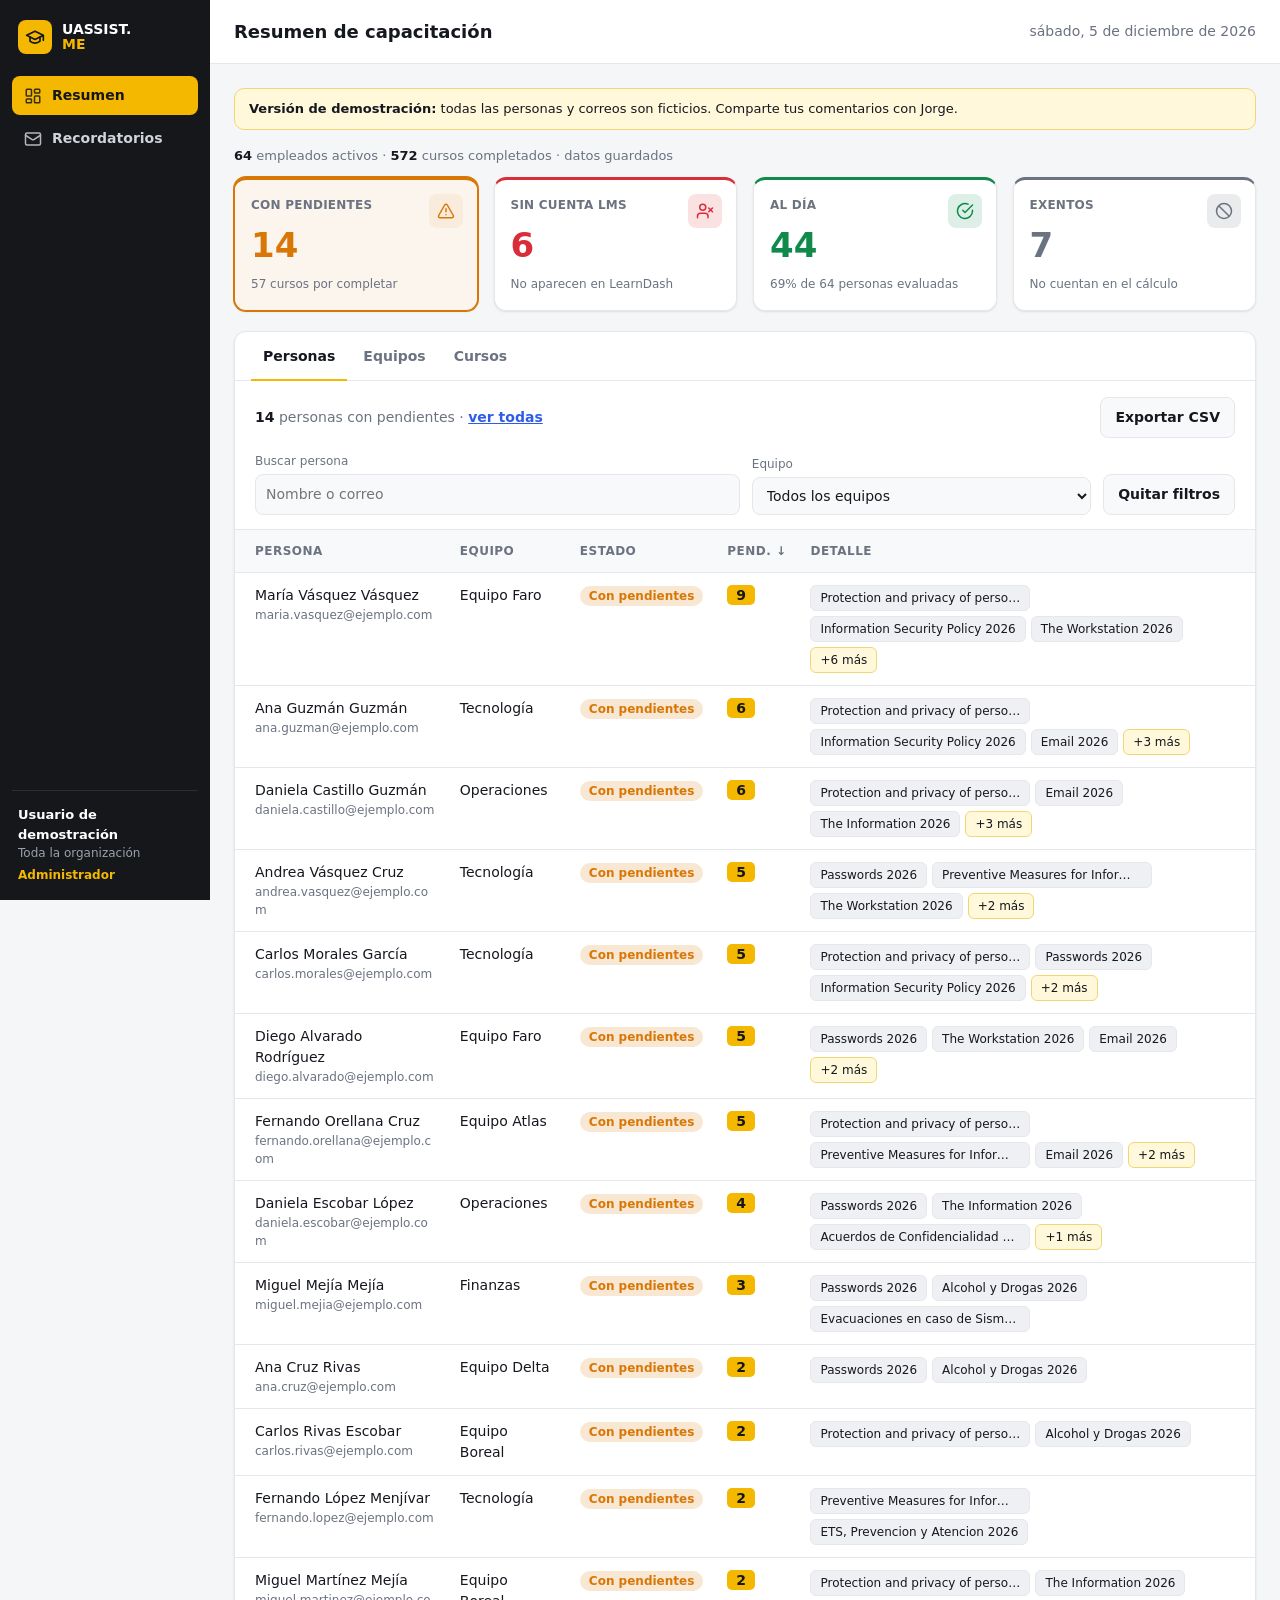
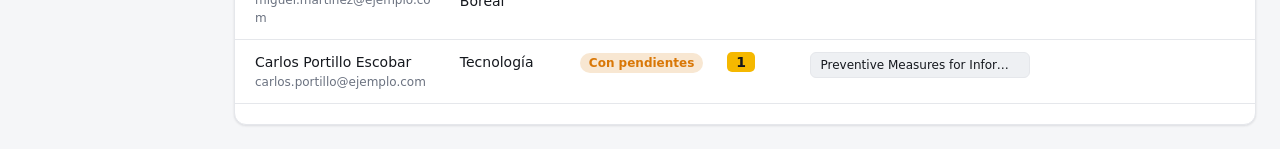
<file: dashboard.html>
<!DOCTYPE html>
<html lang="es">
<head>
<meta charset="UTF-8">
<meta name="viewport" content="width=device-width, initial-scale=1">
<title>Resumen de capacitación</title>
<link rel="stylesheet" href="css/base.css?v=20261008">
<link rel="stylesheet" href="css/dashboard.css?v=20261008">
</head>
<body>
<aside>
  <div class="brand"><i><svg data-icon="cap"></svg></i><span>UASSIST.<b>ME</b></span></div>
  <nav aria-label="Secciones"><a class="on" aria-current="page" href="dashboard.html"><svg data-icon="grid"></svg>Resumen</a><a href="seguimiento.html"><svg data-icon="mail"></svg>Recordatorios</a></nav>
  <div class="user"><b>Usuario de demostración</b>Toda la organización<em>Administrador</em></div>
</aside>
<div class="wrap">
  <div class="top"><h1>Resumen de capacitación</h1><span id="today"></span></div>
  <main>
    <div class="demo-banner" role="note"><b>Versión de demostración:</b> todas las personas y correos son ficticios. Comparte tus comentarios con Jorge.</div>
    <p class="scope" id="scope">Cargando…</p>

    <!-- Tarjetas: resumen y, a la vez, filtro de la lista de personas -->
    <div class="kpis" id="kpis" role="group" aria-label="Filtrar personas por estado"></div>

    <div class="card panel">
      <div class="views" role="tablist" aria-label="Vista">
        <button role="tab" data-v="personas" aria-selected="true">Personas</button>
        <button role="tab" data-v="equipos" aria-selected="false">Equipos</button>
        <button role="tab" data-v="cursos" aria-selected="false">Cursos</button>
      </div>

      <!-- ===== Personas ===== -->
      <section class="view" id="v-personas" role="tabpanel">
        <div class="vhead">
          <p id="sub"></p>
          <button class="btn-ghost" id="csv">Exportar CSV</button>
        </div>
        <div class="rfilters">
          <div><label for="q">Buscar persona</label><input id="q" type="search" placeholder="Nombre o correo"></div>
          <div><label for="dept">Equipo</label><select id="dept"></select></div>
          <button id="clear" hidden>Quitar filtros</button>
        </div>
        <div class="tw"><table>
          <thead><tr><th>PERSONA</th><th>EQUIPO</th><th>ESTADO</th><th class="s" id="sort" title="Cursos pendientes" tabindex="0" aria-sort="descending">PEND. ↓</th><th>DETALLE</th></tr></thead>
          <tbody id="rows"></tbody>
        </table></div>
        <div class="pager"><button id="prev">← Anterior</button><span id="pg"></span><button id="next">Siguiente →</button></div>
      </section>

      <!-- ===== Equipos ===== -->
      <section class="view" id="v-equipos" role="tabpanel" hidden>
        <div class="vhead">
          <p>Haz clic en un equipo para ver a sus personas.</p>
          <div class="legend"><span><i style="background:var(--red)"></i>Menos de 70 %</span><span><i style="background:var(--orange)"></i>70 a 94 %</span><span><i style="background:var(--green)"></i>95 % o más</span></div>
        </div>
        <div class="tw"><table class="teams">
          <thead id="thead"><tr>
            <th class="s" data-k="name" tabindex="0" aria-sort="none">EQUIPO</th>
            <th class="s" data-k="pend" tabindex="0" aria-sort="none">CON PENDIENTES</th>
            <th class="s" data-k="lms" tabindex="0" aria-sort="none">SIN CUENTA LMS</th>
            <th class="s" data-k="ok" tabindex="0" aria-sort="none">AL DÍA</th>
            <th class="s" data-k="ex" tabindex="0" aria-sort="none">EXENTOS</th>
            <th class="s" data-k="pct" tabindex="0" aria-sort="ascending">CUMPLIMIENTO</th>
          </tr></thead>
          <tbody id="trows"></tbody>
        </table></div>
      </section>

      <!-- ===== Cursos ===== -->
      <section class="view" id="v-cursos" role="tabpanel" hidden>
        <div class="vhead">
          <p id="csub"></p>
          <select id="cat" aria-label="Categoría"></select>
        </div>
        <div id="courses"></div>
      </section>
    </div>
  </main>
</div>
<script src="js/icons.js?v=20261008"></script>
<script src="js/data.js?v=20261008"></script>
<script src="js/dashboard.js?v=20261008"></script>
</body>
</html>
</file>
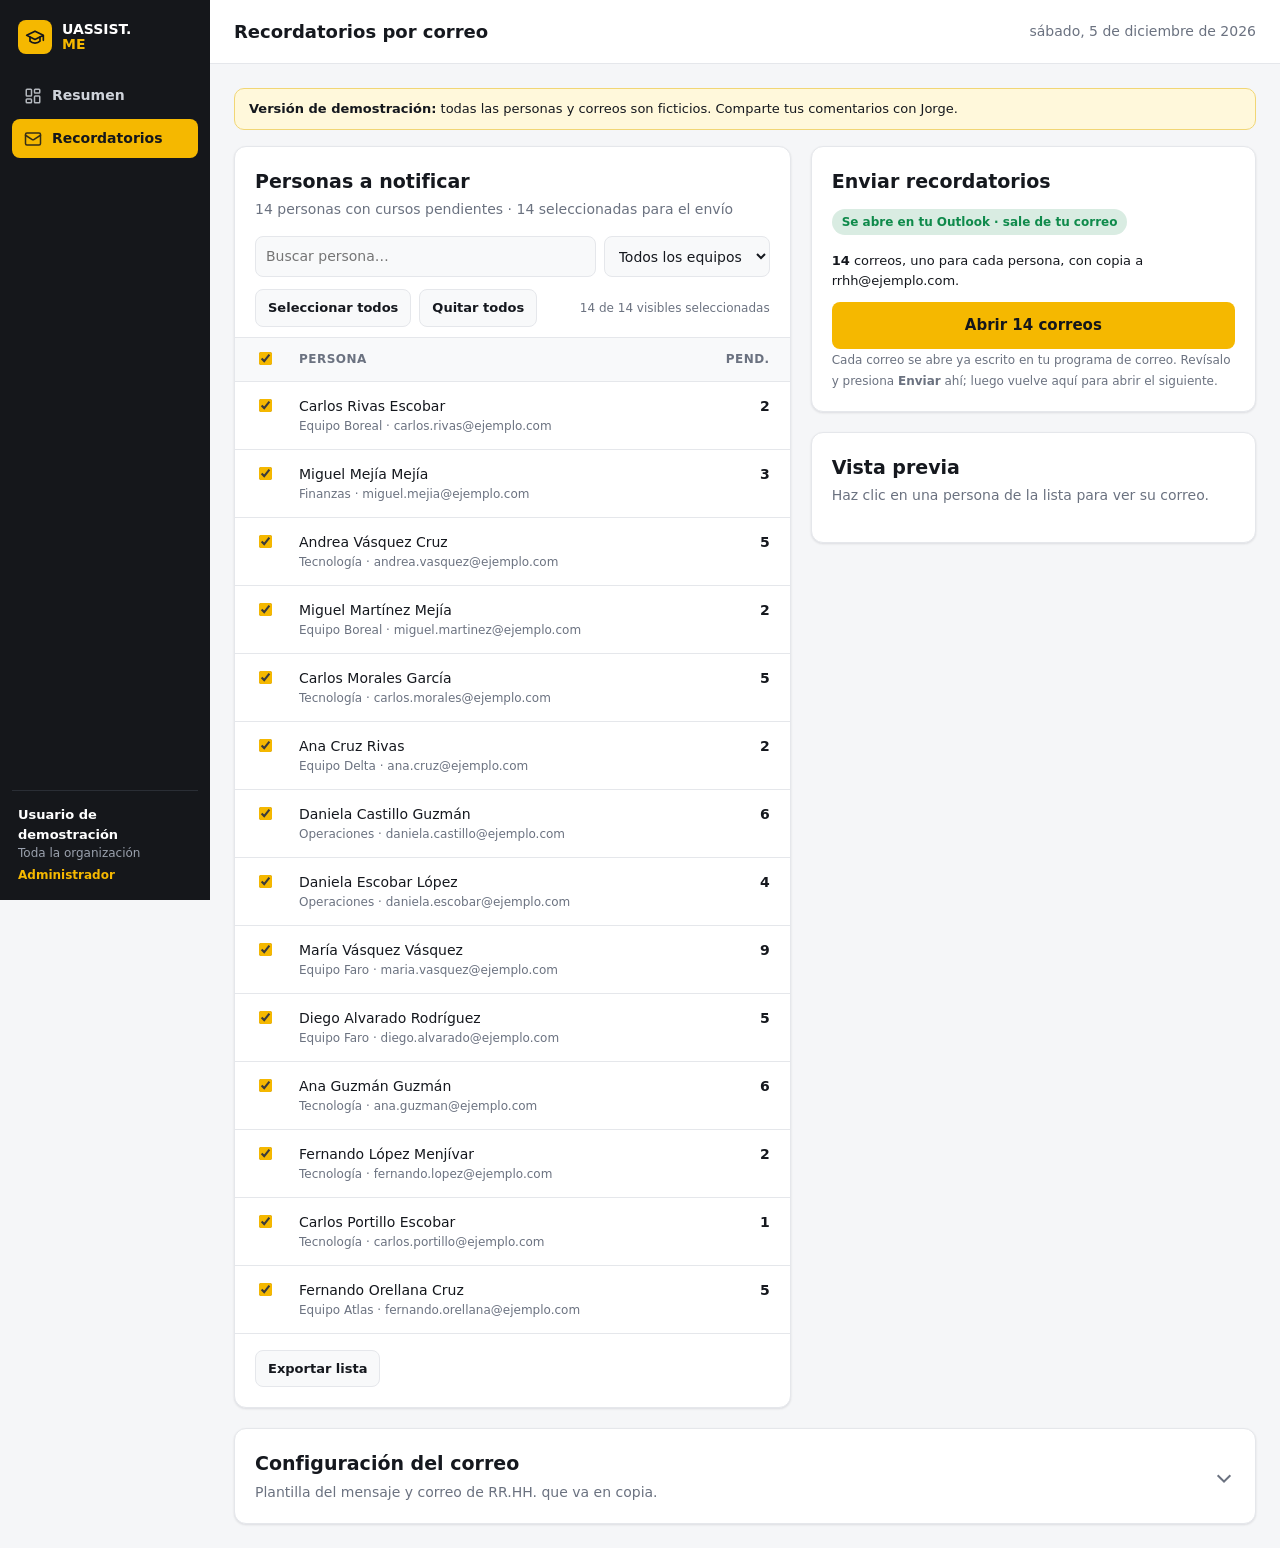
<file: seguimiento.html>
<!DOCTYPE html>
<html lang="es">
<head>
<meta charset="UTF-8">
<meta name="viewport" content="width=device-width, initial-scale=1">
<title>Recordatorios</title>
<link rel="stylesheet" href="css/base.css?v=20261008b">
<link rel="stylesheet" href="css/seguimiento.css?v=20261008b">
</head>
<body>
<aside>
  <div class="brand"><i><svg data-icon="cap"></svg></i><span>UASSIST.<b>ME</b></span></div>
  <nav aria-label="Secciones"><a href="dashboard.html"><svg data-icon="grid"></svg>Resumen</a><a class="on" aria-current="page" href="seguimiento.html"><svg data-icon="mail"></svg>Recordatorios</a></nav>
  <div class="user"><b>Usuario de demostración</b>Toda la organización<em>Administrador</em></div>
</aside>
<div class="wrap">
  <div class="top"><h1>Recordatorios por correo</h1><span id="today"></span></div>
  <main>
    <div class="demo-banner" role="note"><b>Versión de demostración:</b> todas las personas y correos son ficticios. Comparte tus comentarios con Jorge.</div>

    <!-- ===== Destinatarios + vista previa + envío (uso diario) ===== -->
    <div class="grid panel-gap">
      <div class="card panel">
        <div class="thead"><div><h3>Personas a notificar</h3><p id="rsub"></p></div></div>
        <div class="rtools">
          <input id="rq" placeholder="Buscar persona…" aria-label="Buscar persona">
          <select id="rdept" aria-label="Equipo"></select>
        </div>
        <div class="selbar">
          <button class="btn-ghost" id="selAll">Seleccionar todos</button>
          <button class="btn-ghost" id="selNone">Quitar todos</button>
          <span class="muted" id="selCount"></span>
        </div>
        <div class="tw"><table class="people">
          <thead><tr><th><input type="checkbox" id="chkAll" aria-label="Seleccionar todos los visibles"></th><th>PERSONA</th><th title="Cursos pendientes">PEND.</th></tr></thead>
          <tbody id="rrows"></tbody>
        </table></div>

        <div class="foot">
          <button class="btn-ghost" id="export">Exportar lista</button>
        </div>
      </div>

      <div class="side">
        <div class="card panel sendcard">
          <h3>Enviar recordatorios</h3>
          <p class="methodInd m-supabase" id="methodInd">Se abre en tu Outlook · sale de tu correo</p>
          <p id="sendSummary"></p>
          <button class="btn-primary big" id="send">Abrir correos</button>
          <div id="sendStatus" class="sendstatus" role="status"></div>
          <small class="muted">Cada correo se abre ya escrito en tu programa de correo. Revísalo y presiona <b>Enviar</b> ahí; luego vuelve aquí para abrir el siguiente.</small>
        </div>

        <div class="card panel">
          <h3>Vista previa</h3>
          <p id="pvsub">Haz clic en una persona de la lista para ver su correo.</p>
          <div class="mail" id="mail" hidden>
            <dl>
              <dt>De</dt><dd>Tu correo</dd>
              <dt>Para</dt><dd id="mTo"></dd>
              <dt>CC</dt><dd id="mCc"></dd>
              <dt>Asunto</dt><dd id="mSub"></dd>
            </dl>
            <pre id="mBody" class="mbody"></pre>
          </div>
          <div class="actions" id="mActions" hidden>
            <button class="btn-ghost strong" id="sendOne">Abrir solo este correo</button>
            <button class="btn-ghost" id="copy">Copiar</button>
          </div>
        </div>
      </div>
    </div>

    <!-- ===== Configuración (se toca poco) ===== -->
    <details class="card panel cfg" id="cfgCard">
      <summary>
        <span><h3>Configuración del correo</h3><p>Plantilla del mensaje y correo de RR.HH. que va en copia.</p></span>
        <span class="chev" aria-hidden="true"></span>
      </summary>

      <div class="cfgbody">
        <h4>Plantilla del correo</h4>
        <div class="form">
          <div class="full"><label for="subject">Asunto</label><input id="subject"></div>
          <div class="full">
            <label for="body">Mensaje</label>
            <div class="vars" id="vars" aria-label="Insertar variable">
              <span>Insertar:</span>
              <button type="button" data-v="{nombre}">{nombre}</button>
              <button type="button" data-v="{cursos}">{cursos}</button>
              <button type="button" data-v="{total}">{total}</button>
              <button type="button" data-v="{equipo}">{equipo}</button>
              <button type="button" data-v="{mes}">{mes}</button>
              <button type="button" data-v="{fecha}">{fecha}</button>
            </div>
            <textarea id="body" rows="12"></textarea>
          </div>
        </div>

        <h4>Destinatarios de cada correo</h4>
        <div class="form">
          <div class="checks full">
            <span>De: <b>tu correo</b> · Para: <b>la persona</b></span>
            <label class="ccfix">CC (RR.HH.):
              <input id="cc" type="email" placeholder="rrhh@ejemplo.com" aria-label="Copia a RR.HH."></label>
          </div>
        </div>


        <div class="actions">
          <button class="btn-primary" id="save">Guardar configuración</button>
          <button class="btn-ghost" id="reset">Restaurar plantilla original</button>
          <span id="saved" class="muted"></span>
        </div>
      </div>
    </details>

  </main>
</div>

<script src="js/icons.js?v=20261008b"></script>
<script src="js/data.js?v=20261008b"></script>
<script src="js/seguimiento.js?v=20261008b"></script>
</body>
</html>
</file>
<file: css/base.css>
/* ==========================================================
   base.css — sistema de diseño compartido (tokens + layout)
   ========================================================== */

/* ---------- Tokens ---------- */
:root {
  --bg: #f5f6f8;
  --card: #ffffff;
  --soft: #eef0f3;
  --field: #f8f9fa;
  --text: #15181e;
  --muted: #6b7280;
  --line: #e5e7eb;

  --gold: #f5b800;
  --gold-soft: #fff8db;
  --gold-line: #f1d675;
  --side: #15171b;
  --side-line: #2a2e35;
  --accent: #2f5bea;

  --green: #0f8a4b;
  --red: #d92d3a;
  --orange: #d97706;

  --radius: 12px;
  --radius-sm: 8px;
  --shadow: 0 1px 2px rgba(16, 24, 40, .05), 0 1px 3px rgba(16, 24, 40, .06);
}

@media (prefers-color-scheme: dark) {
  :root {
    --bg: #0e1116;
    --card: #171b22;
    --soft: #222833;
    --field: #1c212a;
    --text: #e8ebf0;
    --muted: #9aa4b2;
    --line: #2a313c;

    --gold: #f5b800;
    --gold-soft: #2b2510;
    --gold-line: #5c4b12;
    --side: #0a0c0f;
    --side-line: #1f242c;
    --accent: #8aa6ff;

    --green: #34c77b;
    --red: #ff6b76;
    --orange: #f0a344;

    --shadow: 0 1px 2px rgba(0, 0, 0, .4);
  }
}

/* ---------- Reset ---------- */
* { box-sizing: border-box; }
body {
  margin: 0;
  background: var(--bg);
  color: var(--text);
  font: 14px/1.5 "Segoe UI", system-ui, sans-serif;
  display: flex;
  min-height: 100vh;
}
button { font: inherit; cursor: pointer; color: inherit; }
input, select {
  width: 100%;
  padding: 9px 10px;
  border: 1px solid var(--line);
  border-radius: var(--radius-sm);
  background: var(--field);
  color: var(--text);
  font: inherit;
}
input:focus-visible, select:focus-visible, button:focus-visible, a:focus-visible {
  outline: 2px solid var(--gold);
  outline-offset: 2px;
}
code {
  background: var(--soft);
  border: 1px solid var(--line);
  padding: 1px 6px;
  border-radius: 5px;
  font: 12.5px ui-monospace, Consolas, monospace;
}
.hide, [hidden] { display: none !important; }

/* ---------- Sidebar ---------- */
aside {
  width: 210px;
  background: var(--side);
  color: #fff;
  padding: 16px 12px;
  display: flex;
  flex-direction: column;
  position: sticky;
  top: 0;
  height: 100vh;
  flex-shrink: 0;
}
.brand { display: flex; align-items: center; gap: 10px; padding: 4px 6px 22px; font-weight: 800; line-height: 1.05; }
.brand i {
  width: 34px; height: 34px; background: var(--gold); border-radius: var(--radius-sm);
  display: grid; place-items: center; color: #15171b; font-style: normal; font-size: 18px;
}
.brand span b { color: var(--gold); display: block; }
nav a {
  display: flex; gap: 10px; padding: 9px 12px; border-radius: var(--radius-sm);
  color: #cfd3da; text-decoration: none; font-weight: 600; margin-bottom: 4px;
  transition: background .15s, color .15s;
}
nav a:hover { background: var(--side-line); color: #fff; }
nav a.on { background: var(--gold); color: #15171b; }
.user { margin-top: auto; border-top: 1px solid var(--side-line); padding: 14px 6px 0; font-size: 12px; color: #9aa1ad; }
.user b { display: block; color: #fff; font-size: 13px; }
.user em { color: var(--gold); font-style: normal; font-weight: 700; display: block; margin-top: 4px; }

/* ---------- Contenido ---------- */
.wrap { flex: 1; min-width: 0; }
.top {
  background: var(--card); border-bottom: 1px solid var(--line); padding: 18px 24px;
  display: flex; justify-content: space-between; align-items: center; gap: 12px; flex-wrap: wrap;
}
.top h1 { margin: 0; font-size: 18px; }
.top span { color: var(--muted); }
main { padding: 24px; max-width: 1200px; margin: 0 auto; }

/* ---------- Componentes ---------- */
.card { background: var(--card); border: 1px solid var(--line); border-radius: var(--radius); box-shadow: var(--shadow); }

.hero {
  background: linear-gradient(105deg, #15171b 0 72%, #8a6c00 100%);
  border-radius: var(--radius); padding: 28px 30px; color: #fff; margin-bottom: 20px;
}
.hero small { color: var(--gold); font-weight: 800; letter-spacing: .04em; font-size: 12px; }
.hero h2 { margin: 6px 0; font-size: 28px; }
.hero p { margin: 0; color: #cfd3da; }

.btn { border: 0; background: var(--soft); border-radius: 6px; padding: 5px 11px; font-weight: 700; font-size: 12px; }
.btn:hover { filter: brightness(.96); }
.btn-primary { white-space: nowrap; background: var(--gold); color: #15171b; border: 0; border-radius: var(--radius-sm); padding: 9px 14px; font-weight: 700; }
.btn-primary:hover { filter: brightness(1.05); }

.kpis { display: grid; grid-template-columns: repeat(4, 1fr); gap: 16px; margin-bottom: 20px; }
.kpi { padding: 16px; border-top: 3px solid var(--c); position: relative; }
.kpi small { display: block; padding-right: 42px; font-weight: 700; color: var(--muted); font-size: 12px; letter-spacing: .02em; }
.kpi strong { display: block; font-size: 34px; font-weight: 800; color: var(--c); margin: 6px 0 2px; }
.kpi span { color: var(--muted); font-size: 12px; }
.kpi i {
  position: absolute; right: 14px; top: 14px; width: 34px; height: 34px; border-radius: var(--radius-sm);
  background: color-mix(in srgb, var(--c) 14%, var(--card)); display: grid; place-items: center; font-style: normal;
}

table { width: 100%; border-collapse: collapse; }
th {
  text-align: left; font-size: 12px; color: var(--muted); letter-spacing: .04em; padding: 11px 16px;
  border-block: 1px solid var(--line); background: var(--field); white-space: nowrap;
}
td { padding: 14px 16px; border-bottom: 1px solid var(--line); vertical-align: top; }
td small { display: block; color: var(--muted); font-size: 12px; }

/* ---------- Responsive ---------- */
@media (max-width: 1000px) { .kpis { grid-template-columns: repeat(2, 1fr); } }
@media (max-width: 700px) {
  body { flex-direction: column; }
  aside { width: 100%; height: auto; position: static; flex-direction: row; flex-wrap: wrap; align-items: center; padding: 10px 12px; gap: 10px 12px; }
  .brand { padding: 0; }
  nav { display: grid; grid-template-columns: repeat(2, minmax(0, 1fr)); gap: 4px; flex-basis: 100%; }
  nav a { justify-content: center; gap: 6px; font-size: 13px; padding: 8px 4px; text-align: center; line-height: 1.2; }
  nav a { margin: 0; }
  .user { display: none; }
  main { padding: 16px; }
  .top { padding: 14px 16px; }
}

/* ---------- Íconos SVG (js/icons.js) ---------- */
.ic { width: 18px; height: 18px; fill: none; stroke: currentColor; stroke-width: 2; stroke-linecap: round; stroke-linejoin: round; flex-shrink: 0; }
.brand i .ic { width: 20px; height: 20px; }
nav a { align-items: center; }
nav a .ic { opacity: .85; }
.kpi i { color: var(--c); }
.kpi i .ic { width: 18px; height: 18px; }

/* ---------- Accesibilidad ---------- */
[role="button"], th.s, tr[tabindex] { cursor: pointer; }
tr[tabindex]:focus-visible, th.s:focus-visible, [role="button"]:focus-visible { outline: 2px solid var(--gold); outline-offset: -2px; }
@media (prefers-reduced-motion: reduce) {
  *, *::before, *::after { transition-duration: 0s !important; animation-duration: 0s !important; scroll-behavior: auto !important; }
}

/* ---------- Enlace a documentación técnica (pie del menú) ---------- */
.doclink { display: flex; align-items: center; gap: 8px; color: #9aa1ad; text-decoration: none; font-size: 12px; font-weight: 600; padding: 6px 0 12px; margin-bottom: 12px; border-bottom: 1px solid var(--side-line); }
.doclink .ic { width: 15px; height: 15px; }
.doclink:hover, .doclink.on { color: var(--gold); }

/* Aviso de la versión demo */
.demo-banner { background: var(--gold-soft, #fff4d6); border: 1px solid var(--gold-line, #f2c94c); color: var(--text, #15181e);
  border-radius: 10px; padding: 10px 14px; margin: 0 0 16px; font-size: 13px; }
</file>
<file: css/dashboard.css>
/* ==========================================================
   dashboard.css — estilos específicos de dashboard.html (Resumen)
   ========================================================== */

.panel { padding: 20px; }
.scope { margin: 0 0 12px; color: var(--muted); font-size: 13px; }
.scope b { color: var(--text); }

/* ---------- Tarjetas que también filtran ---------- */
button.kpi { font: inherit; color: inherit; text-align: left; cursor: pointer; transition: border-color .15s, box-shadow .15s, transform .15s; }
button.kpi:hover { border-color: color-mix(in srgb, var(--c) 55%, var(--line)); }
button.kpi:active { transform: translateY(1px); }
button.kpi[aria-pressed="true"] { border-color: var(--c); box-shadow: 0 0 0 1px var(--c), var(--shadow); background: color-mix(in srgb, var(--c) 7%, var(--card)); }
.kpi.static strong { color: var(--muted); }

/* ---------- Vistas: Personas · Equipos · Cursos ---------- */
.views { display: flex; gap: 4px; border-bottom: 1px solid var(--line); margin: -20px -20px 16px; padding: 0 16px; }
.views button { background: none; border: 0; border-bottom: 2px solid transparent; padding: 14px 12px 12px; font-weight: 700; color: var(--muted); margin-bottom: -1px; }
.views button:hover { color: var(--text); }
.views button[aria-selected="true"] { color: var(--text); border-bottom-color: var(--gold); }
.vhead { display: flex; justify-content: space-between; align-items: center; gap: 12px; flex-wrap: wrap; margin-bottom: 14px; }
.vhead p { margin: 0; color: var(--muted); }
.vhead p b { color: var(--text); }
.vhead select { width: auto; min-width: 200px; }
.linkbtn { background: none; border: 0; padding: 0; color: var(--accent); font-weight: 600; text-decoration: underline; }

/* ---------- Filtros de personas ---------- */
.rfilters { display: grid; grid-template-columns: minmax(0, 2fr) minmax(0, 1.4fr) auto; gap: 12px; align-items: end; margin-bottom: 14px; }
.rfilters label { font-size: 12px; color: var(--muted); display: block; margin-bottom: 4px; }
.rfilters button, .btn-ghost { padding: 9px 14px; border: 1px solid var(--line); background: var(--field); border-radius: var(--radius-sm); font-weight: 600; white-space: nowrap; }
.rfilters button:hover, .btn-ghost:hover { border-color: var(--gold); }

/* ---------- Tablas ---------- */
.tw { overflow-x: auto; margin: 0 -20px; }
th.s:hover { color: var(--text); }
tbody tr:hover { background: var(--field); }
#v-personas th, #v-personas td { padding: 12px; }
#v-personas th:first-child, #v-personas td:first-child, .teams th:first-child, .teams td:first-child { padding-left: 20px; }
#v-personas td small { overflow-wrap: anywhere; }
.num { background: var(--gold); color: #15171b; border-radius: 5px; padding: 2px 9px; font-weight: 800; }
.zero { color: var(--muted); }
.chips { display: flex; flex-wrap: wrap; gap: 5px; align-items: center; min-width: 180px; max-width: 460px; }
.chip { background: var(--soft); border: 1px solid var(--line); border-radius: 6px; padding: 3px 9px; font-size: 12px; max-width: 220px; overflow: hidden; text-overflow: ellipsis; white-space: nowrap; }
.more { background: var(--gold-soft); border: 1px solid var(--gold-line); border-radius: 6px; padding: 3px 9px; font-size: 12px; }
.empty-row { text-align: center; color: var(--muted); padding: 28px; }
.pill { font-size: 12px; font-weight: 700; padding: 3px 9px; border-radius: 99px; white-space: nowrap; }
.pill.pend { background: color-mix(in srgb, var(--orange) 18%, var(--card)); color: var(--orange); }
.pill.ok { background: color-mix(in srgb, var(--green) 18%, var(--card)); color: var(--green); }
.pill.lms { background: color-mix(in srgb, var(--red) 16%, var(--card)); color: var(--red); }
.okline { color: var(--green); font-size: 13px; }
.lmsline { color: var(--muted); font-size: 13px; }
.warnc { color: var(--orange); font-weight: 700; }
.nodata { color: var(--muted); font-size: 12px; }

.pager { display: flex; justify-content: space-between; align-items: center; padding-top: 16px; color: var(--muted); }
.pager button { border: 1px solid var(--line); background: var(--card); border-radius: 6px; padding: 5px 12px; }
.pager button:hover:not(:disabled) { border-color: var(--gold); }
.pager button:disabled { opacity: .4; cursor: default; }

/* ---------- Equipos ---------- */
.teams tbody tr { cursor: pointer; }
.teams td, .teams th { padding: 10px 14px; }
.teams td small { display: block; color: var(--muted); }
.mini { display: flex; align-items: center; gap: 10px; min-width: 160px; }
.mini .bar { flex: 1; }
.mini b { width: 40px; text-align: right; font-weight: 600; }
.bar { height: 7px; background: var(--soft); border-radius: 4px; overflow: hidden; }
.bar div { height: 100%; border-radius: 4px; background: var(--green); }
.bar div.lo { background: var(--orange); }
.bar div.vlo { background: var(--red); }
.legend { display: flex; gap: 16px; flex-wrap: wrap; font-size: 12px; color: var(--muted); }
.legend i { display: inline-block; width: 10px; height: 10px; border-radius: 3px; margin-right: 6px; vertical-align: -1px; }

/* ---------- Cursos ---------- */
.course { border-top: 1px solid var(--line); }
.crow {
  display: grid; grid-template-columns: minmax(0, 1fr) 130px 150px; gap: 12px; align-items: center;
  width: 100%; padding: 12px 4px; background: none; border: 0; text-align: left; border-radius: 6px;
}
.crow:hover:not(:disabled) { background: var(--field); }
.crow:disabled { cursor: default; color: inherit; }
.crow .t { font-weight: 600; }
.crow[aria-expanded="true"] .t::after { content: " ▾"; color: var(--muted); }
.cnum { text-align: right; font-size: 13px; color: var(--muted); }
.tag { font-size: 12px; font-weight: 700; padding: 2px 8px; border-radius: 99px; background: var(--soft); color: var(--muted); width: fit-content; }
.who { padding: 2px 4px 14px; display: flex; flex-wrap: wrap; gap: 6px; }
.person { background: var(--soft); border: 1px solid var(--line); border-radius: 6px; padding: 4px 10px; font-size: 13px; text-align: left; }
.person small { color: var(--muted); margin-left: 4px; }
.person:hover { border-color: var(--gold); }

@media (max-width: 700px) {
  .rfilters { grid-template-columns: 1fr; }
  .crow { grid-template-columns: minmax(0, 1fr) auto; }
  .crow .tag { display: none; }
  .views button { padding-inline: 10px; }
}
</file>
<file: css/seguimiento.css>
/* ==========================================================
   seguimiento.css — estilos específicos de seguimiento.html
   ========================================================== */

.panel { padding: 20px; }
.panel h3 { margin: 0; font-size: 19px; }
.panel p { margin: 4px 0 16px; color: var(--muted); }
.panel-gap { margin-bottom: 20px; }
.thead { display: flex; justify-content: space-between; align-items: start; gap: 12px; flex-wrap: wrap; }
.tools select { width: auto; min-width: 180px; }
.kpis.flush { margin: 0 0 16px; }
.muted { color: var(--muted); font-size: 12px; }
.grid { display: grid; grid-template-columns: minmax(0, 1.25fr) minmax(0, 1fr); gap: 20px; align-items: start; }

/* ---------- Programación ---------- */
.switch { display: flex; align-items: center; gap: 10px; cursor: pointer; }
.switch input { position: absolute; opacity: 0; width: 0; height: 0; }
.switch span { width: 42px; height: 24px; border-radius: 99px; background: var(--soft); border: 1px solid var(--line); position: relative; transition: background .15s; }
.switch span::after { content: ""; position: absolute; top: 2px; left: 2px; width: 18px; height: 18px; border-radius: 50%; background: var(--muted); transition: transform .15s, background .15s; }
.switch input:checked + span { background: var(--gold); border-color: var(--gold); }
.switch input:checked + span::after { transform: translateX(18px); background: #15171b; }
.switch input:focus-visible + span { outline: 2px solid var(--gold); outline-offset: 2px; }

.notice {
  background: var(--gold-soft); border: 1px solid var(--gold-line); border-radius: var(--radius-sm);
  padding: 10px 14px; font-size: 13px; margin-bottom: 16px; line-height: 1.5;
}
.notice ul { margin: 6px 0 0; padding-left: 20px; }

.form { display: grid; grid-template-columns: repeat(3, 1fr); gap: 14px; }
.form label { font-size: 12px; color: var(--muted); display: block; margin-bottom: 4px; }
.form .full { grid-column: 1 / -1; }
.form .checks { display: flex; gap: 22px; align-items: center; flex-wrap: wrap; padding-bottom: 4px; }
.form .checks label { display: flex; align-items: center; gap: 8px; color: var(--text); font-size: 13px; margin: 0; cursor: pointer; }
.form .checks input { width: auto; accent-color: var(--gold); }
textarea {
  width: 100%; padding: 10px; border: 1px solid var(--line); border-radius: var(--radius-sm);
  background: var(--field); color: var(--text); font: inherit; resize: vertical;
}
textarea:focus-visible { outline: 2px solid var(--gold); outline-offset: 2px; }

.actions { display: flex; gap: 10px; align-items: center; margin-top: 16px; flex-wrap: wrap; }
.btn-ghost { border: 1px solid var(--line); background: var(--field); border-radius: var(--radius-sm); padding: 8px 12px; font-weight: 600; font-size: 13px; }
.btn-ghost:hover { border-color: var(--gold); }

/* ---------- Destinatarios ---------- */
.rtools { display: flex; gap: 8px; flex-wrap: wrap; margin-bottom: 12px; }
.rtools input { flex: 1; min-width: 150px; }
.rtools select { width: auto; max-width: 200px; }
.tw { overflow-x: auto; margin: 0 -20px; }
td input[type=email] { padding: 5px 8px; font-size: 12px; min-width: 150px; }
.people th, .people td { padding-inline: 12px; }
.people td:first-child, .people th:first-child { padding-left: 20px; width: 1%; }
.people td:last-child, .people th:last-child { padding-right: 20px; text-align: right; width: 1%; }
.people td small { overflow-wrap: anywhere; }
td input[type=checkbox] { width: auto; accent-color: var(--gold); }
tr.sel { background: color-mix(in srgb, var(--gold) 14%, var(--card)); }
tr.off td:not(:first-child) { opacity: .45; }
tbody tr[data-e] { cursor: pointer; }
.foot { display: flex; gap: 8px; align-items: center; flex-wrap: wrap; padding-top: 16px; }
.foot .muted { margin-left: auto; }

/* ---------- Vista previa ---------- */
.mail { border: 1px solid var(--line); border-radius: var(--radius-sm); background: var(--field); padding: 14px; }
.mail dl { display: grid; grid-template-columns: 60px 1fr; gap: 4px 10px; margin: 0 0 12px; font-size: 13px; }
.mail dt { color: var(--muted); }
.mail dd { margin: 0; word-break: break-word; }
.mail pre { margin: 0; white-space: pre-wrap; font: inherit; border-top: 1px solid var(--line); padding-top: 12px; }
.warn { color: var(--orange); }

@media (max-width: 1000px) {
  .grid { grid-template-columns: minmax(0, 1fr); }
  .form { grid-template-columns: 1fr; }
  .form .checks { grid-column: auto; }
}

/* ---------- Plantilla y envío ---------- */
h4 { margin: 22px 0 10px; font-size: 13px; letter-spacing: .04em; text-transform: uppercase; color: var(--muted); }
.form .full2 { grid-column: span 2; }
.form .ccfix { display: flex; align-items: center; gap: 8px; }
.form .ccfix input { width: 240px; max-width: 100%; }
.vars { display: flex; gap: 6px; flex-wrap: wrap; align-items: center; margin-bottom: 8px; }
.vars span { font-size: 12px; color: var(--muted); }
.vars button { border: 1px solid var(--line); background: var(--field); border-radius: 6px; padding: 3px 8px; font: 12px ui-monospace, Consolas, monospace; }
.vars button:hover { border-color: var(--gold); }
details.adv { margin-top: 18px; border: 1px solid var(--line); border-radius: var(--radius-sm); padding: 10px 14px; }
details.adv summary { cursor: pointer; font-weight: 700; font-size: 13px; }
details.adv > p { margin: 8px 0 12px; }
.tm { display: grid; grid-template-columns: repeat(2, minmax(0, 1fr)); gap: 10px; }
.tm label { font-size: 12px; color: var(--muted); }
.tm input { margin-top: 3px; padding: 6px 8px; font-size: 12px; }
.selbar { display: flex; gap: 8px; align-items: center; flex-wrap: wrap; margin-bottom: 10px; }
.selbar .muted { margin-left: auto; }
th input[type=checkbox] { width: auto; accent-color: var(--gold); }
.side { display: flex; flex-direction: column; gap: 20px; }
.sendcard h3 { margin-bottom: 10px; }
.sendcard #sendSummary { margin: 0 0 12px; color: var(--text); font-size: 13px; }
.methodInd { display: inline-flex; font-size: 12px; font-weight: 600; padding: 4px 10px; border-radius: 99px; margin: 0 0 12px; }
.methodInd.m-local { background: color-mix(in srgb, var(--accent) 16%, var(--card)); color: var(--accent); }
.methodInd.m-supabase { background: color-mix(in srgb, var(--green) 16%, var(--card)); color: var(--green); }
.methodInd.m-off { background: color-mix(in srgb, var(--red) 16%, var(--card)); color: var(--red); }
.onerow { padding: 12px; border: 1px solid var(--gold-line); background: var(--gold-soft); border-radius: var(--radius-sm); margin-bottom: 14px; }
.onerow label { font-size: 12px; font-weight: 700; color: var(--muted); display: block; margin-bottom: 4px; }
.onewho { margin: 0 0 10px; font-size: 14px; font-weight: 600; }
.onewho .name { color: var(--text); }
.divider { border-top: 1px solid var(--line); margin: 16px 0; }
.testadv { margin-top: 14px; }
.testadv summary { font-size: 12px; color: var(--muted); }
.btn-primary.big { width: 100%; padding: 12px; font-size: 15px; }
.btn-primary:disabled { background: var(--soft); color: var(--muted); cursor: not-allowed; filter: none; }
.sendstatus { margin-top: 12px; font-size: 13px; }
.sendstatus:empty { display: none; }
.sendstatus button { margin-top: 8px; }
dialog { border: 1px solid var(--line); border-radius: var(--radius); background: var(--card); color: var(--text); padding: 0; width: min(560px, calc(100vw - 32px)); box-shadow: 0 20px 60px rgba(0,0,0,.35); }
dialog::backdrop { background: rgba(0, 0, 0, .55); }
.dlgbox { padding: 22px; }
.dlgbox h3 { margin: 0 0 12px; font-size: 19px; }
.dlgtable { margin: 12px 0; border: 1px solid var(--line); border-radius: var(--radius-sm); }
.dlgtable th, .dlgtable td { padding: 8px 12px; font-size: 12px; }
@media (max-width: 1000px) { .tm { grid-template-columns: 1fr; } .form .full2 { grid-column: auto; } }

.testrow { display: flex; flex-direction: column; gap: 6px; margin-bottom: 14px; padding: 12px; border: 1px dashed var(--line); border-radius: var(--radius-sm); }
.testrow label { font-size: 12px; color: var(--muted); }
.inline { display: flex; gap: 8px; }
.inline input { flex: 1; min-width: 0; }
.btn-link { display: block; margin: 10px auto 0; background: none; border: 0; color: var(--muted); font-size: 12px; text-decoration: underline; cursor: pointer; }
.btn-link:hover:not(:disabled) { color: var(--text); }
.btn-link:disabled { opacity: .4; cursor: not-allowed; }
.btn-ghost:disabled { opacity: .45; cursor: not-allowed; }

/* ---------- Envío individual (secundario, distinto del envío masivo) ---------- */
.btn-ghost.strong { border-color: var(--text); font-weight: 700; }
.btn-ghost.strong:hover { border-color: var(--gold); }

/* ---------- Configuración plegable ---------- */
details.cfg > summary { list-style: none; display: flex; justify-content: space-between; align-items: center; gap: 12px; cursor: pointer; }
details.cfg > summary::-webkit-details-marker { display: none; }
details.cfg > summary p { margin: 4px 0 0; }
details.cfg .chev { width: 10px; height: 10px; border-right: 2px solid var(--muted); border-bottom: 2px solid var(--muted); transform: rotate(45deg); transition: transform .15s; flex-shrink: 0; margin-right: 6px; }
details.cfg[open] .chev { transform: rotate(-135deg); }
details.cfg[open] > summary { margin-bottom: 18px; }
.cfgbody h4:first-of-type { margin-top: 22px; }

/* ---------- Vista previa del correo en HTML (fondo blanco, como llega al buzón) ---------- */
.mbody { border-top: 1px solid var(--line); padding: 14px; margin: 0 -14px -14px; background: #fff; border-radius: 0 0 var(--radius-sm) var(--radius-sm); }
.mbody p, .mbody li { color: #15181e; }
.mbody { color: #15181e; white-space: pre-wrap; font: inherit; }
</file>
